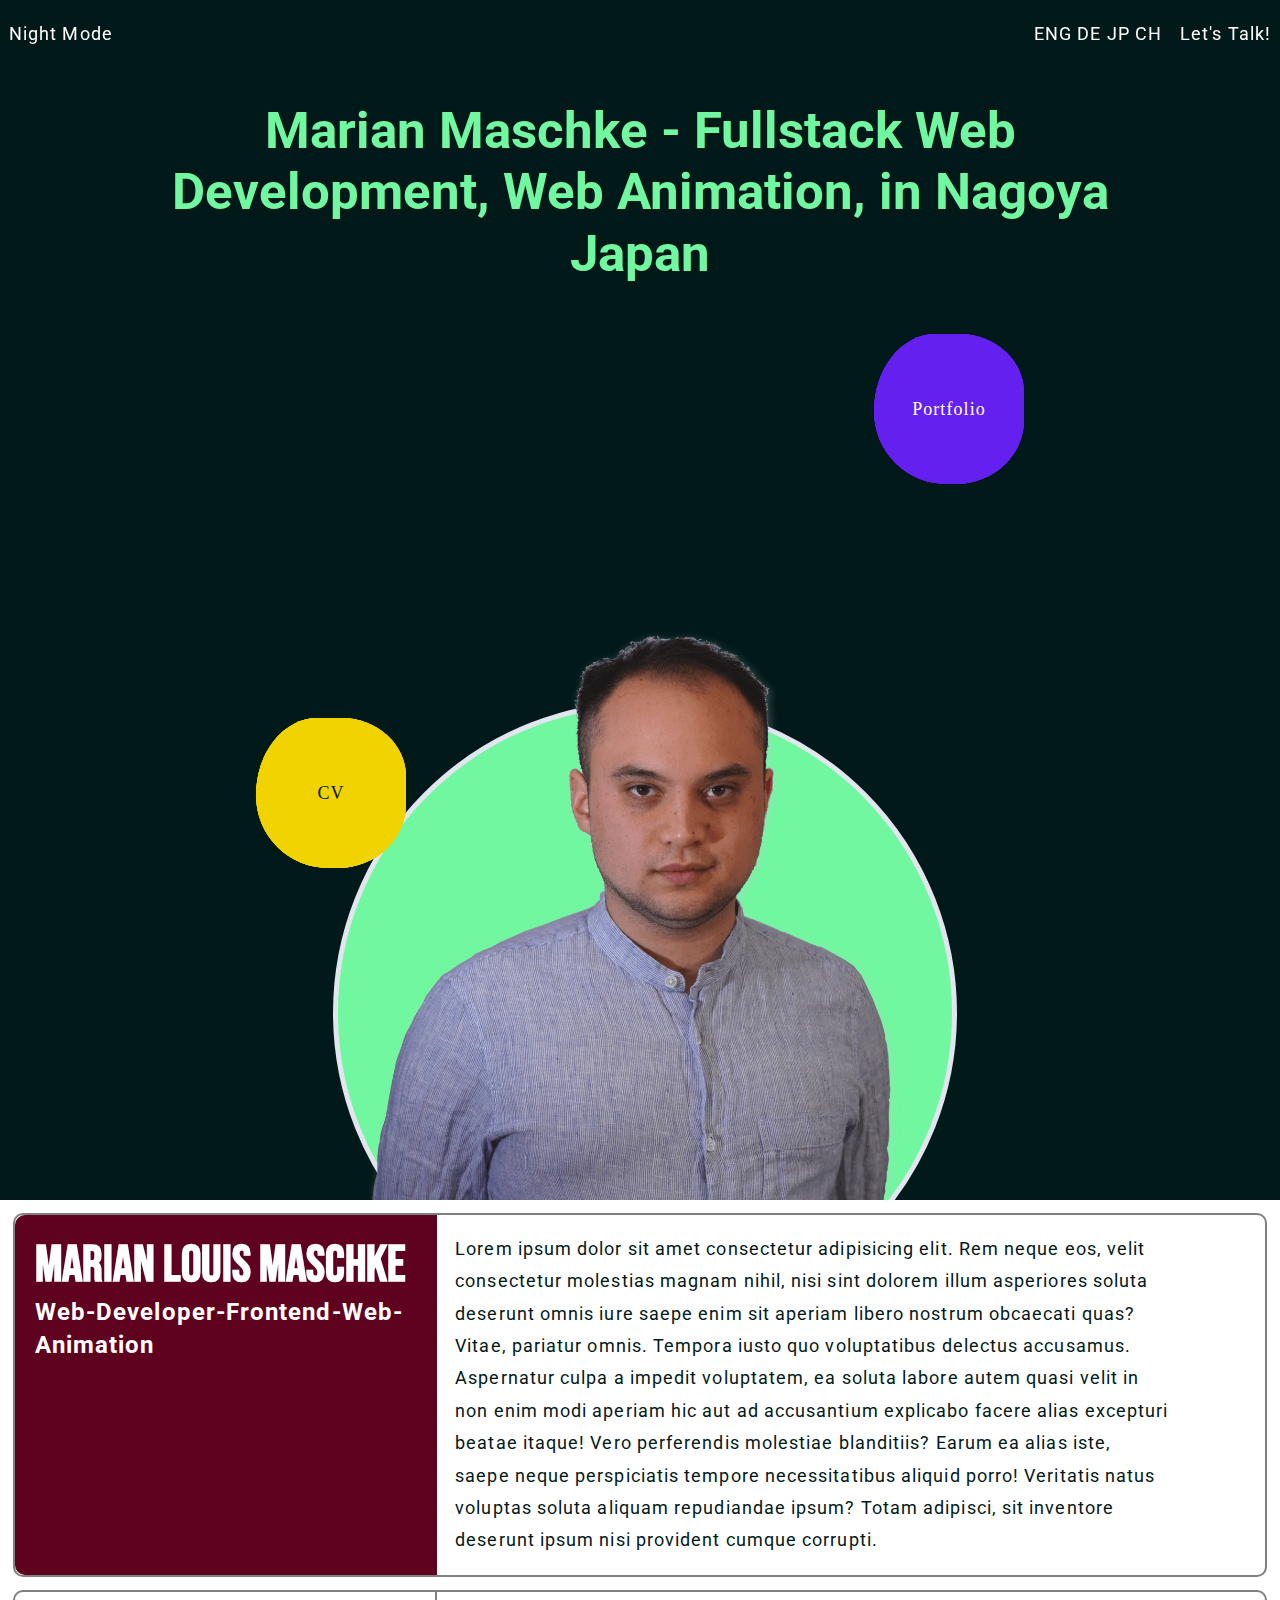
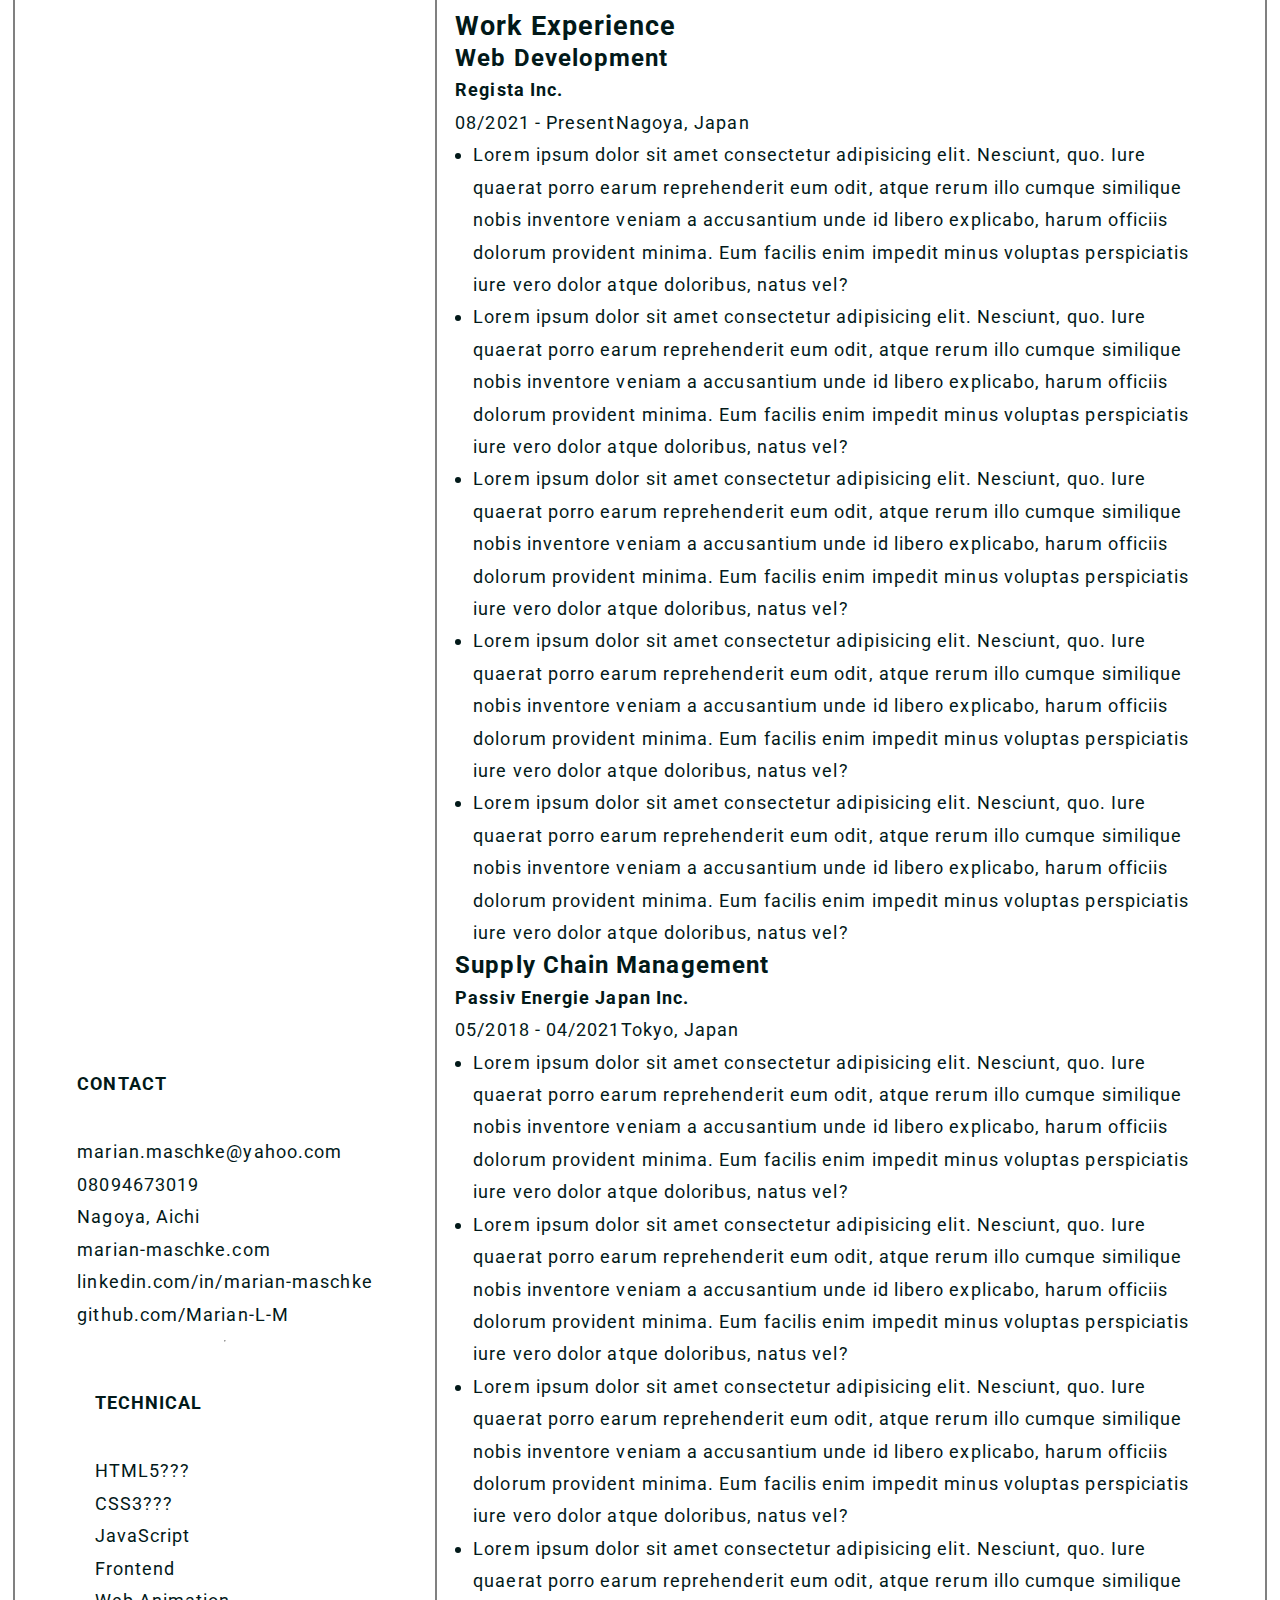
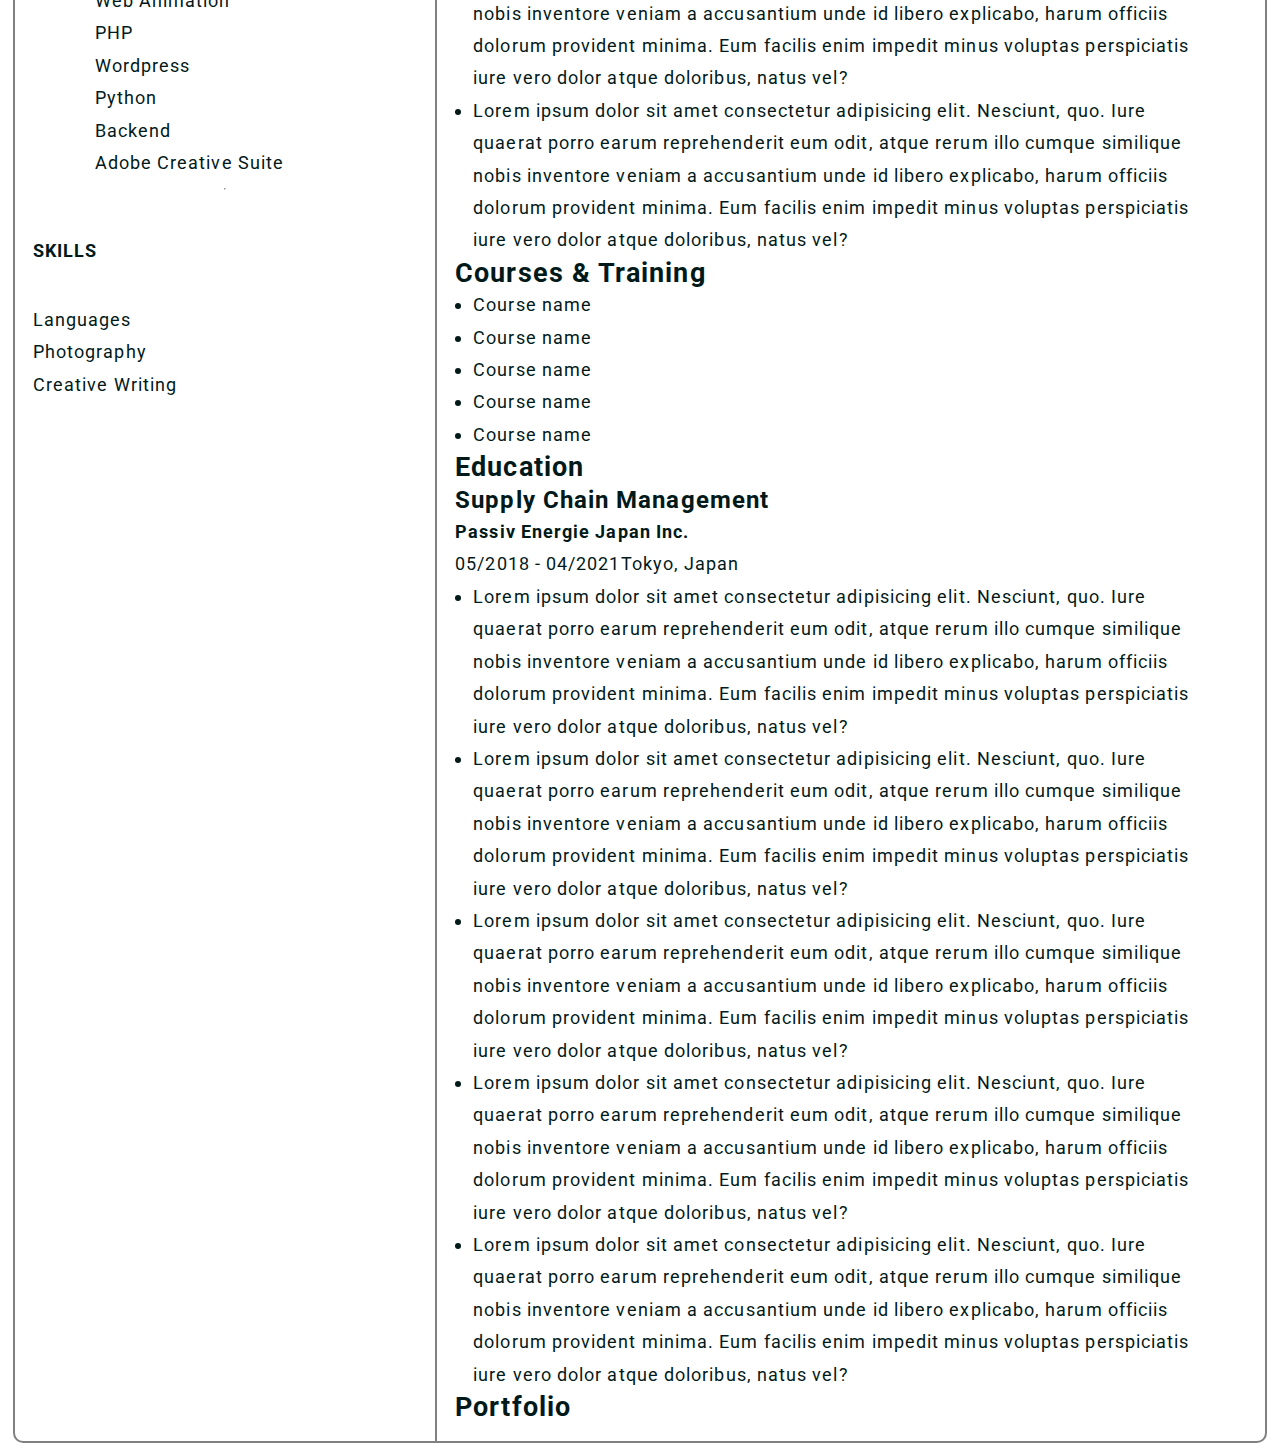
<file: cv/index.html>
<!-- CV page in Neobrutalism style -->
<!DOCTYPE html>
<html lang="en">
<head>
    <meta charset="UTF-8">
    <meta http-equiv="X-UA-Compatible" content="IE=edge">
    <meta name="viewport" content="width=device-width, initial-scale=1.0">
    <title>Marian Maschke</title>
    <link rel="icon" type="image/x-icon" href="./assets/img/favicon.png">
    <link rel="stylesheet" href="./assets/css/main.css">
    <link rel="stylesheet" href="./assets/css/top.css">
</head>
<body>
    <header>
        <div class="night-mode-select header-item h4-like  mr-a">
            <span class="nm-toggle">Night Mode</span>
        </div>
        <div class="lang-select header-item h4-like">
            <a href="/" class="active-lang lang-btn">ENG</a>
            <a href="/DE" class="lang-btn">DE</a>
            <a href="/JP" class="lang-btn">JP</a>
            <a href="/CH" class="lang-btn">CH</a>
        </div>
        <div class="contact-header header-item h4-like">
            <a href="/#contact" class="contact-btn">Let's Talk!</a>
        </div>
        <div class="hamburger">
            <span></span>
            <span></span>
            <span></span>
        </div>
    </header>
    <main class="cv-main">

<!-- FV Start -->
        <div class="landing-container">
            <h1 class="font-roboto">Marian Maschke - Fullstack Web Development, Web Animation, in Nagoya Japan</h1>
            <div class="orbit">
                <a href="/assets/files/cv.pdf" class="landing-btn cv-btn" aria-label="View CV Pdf">
                    <span class="circle-title font-hand">CV</span>
                    <div class="wobble-circle">
                        <div class="circle"></div>
                        <div class="circle"></div>
                        <div class="circle"></div>
                        <div class="circle"></div>
                    </div>
                </a>
                <a href="#portfolio" class="landing-btn portfolio-btn" aria-label="View Portfolio">
                    <span class="circle-title font-hand">Portfolio</span>
                    <div class="wobble-circle">
                        <div class="circle"></div>
                        <div class="circle"></div>
                        <div class="circle"></div>
                        <div class="circle"></div>
                    </div>
                </a>
            </div>
            <div class="landing-grid-inner">
            </div>
            <div class="portrait-container">
                <img src="./assets/img/top/hp-portrait.webp" alt="">
                <div class="portrait-bg"></div>
            </div>
        </div>

<!-- FV End -->
        <div class="cv-head border-container fx-row" id="self-intro">
           <div class="self-intro">
                <h1>Marian Louis Maschke</h1>
                <h3>Web-Developer-Frontend-Web-Animation</h3>
           </div>
           <article class="self-text">
                <p>
                    Lorem ipsum dolor sit amet consectetur adipisicing elit. Rem neque eos, velit consectetur molestias magnam nihil, nisi sint dolorem illum asperiores soluta deserunt omnis iure saepe enim sit aperiam libero nostrum obcaecati quas? Vitae, pariatur omnis. Tempora iusto quo voluptatibus delectus accusamus. Aspernatur culpa a impedit voluptatem, ea soluta labore autem quasi velit in non enim modi aperiam hic aut ad accusantium explicabo facere alias excepturi beatae itaque! Vero perferendis molestiae blanditiis? Earum ea alias iste, saepe neque perspiciatis tempore necessitatibus aliquid porro! Veritatis natus voluptas soluta aliquam repudiandae ipsum? Totam adipisci, sit inventore deserunt ipsum nisi provident cumque corrupti.
                </p>
            </article>
        </div>
        <div class="cv-wrapper border-container">
            <!-- Side Column -->
            <div class="side-col">
                <!-- Info Block -->
                <div class="col-wrapper info-wrapper">
                    <div class="block-headline-container info-headline-container">
                        <h4 class="block-headline skills-headline">CONTACT</h4>
                    </div>
                    <div class="info-item" id="contact-mail">
                        <a href="mailto:marian.maschke@yahoo.com">
                            marian.maschke@yahoo.com
                        </a>
                    </div>
                    <div class="info-item" id="contact-phone">
                        <a href="tel:+08094673019">
                            08094673019
                        </a>
                    </div>
                    <div class="info-item" id="info-address">
                        Nagoya, Aichi
                    </div>
                    <div class="info-item" id="info-website">
                        <a href="https://marian-maschke.com">
                            marian-maschke.com
                        </a>
                    </div>
                    <div class="info-item" id="contact-linkedin">
                        <a href="https://www.linkedin.com/in/marian-maschke/">
                            linkedin.com/in/marian-maschke
                        </a>
                    </div>
                    <div class="info-item" id="contact-github">
                        <a href="https://github.com/Marian-L-M">
                            github.com/Marian-L-M
                        </a>
                    </div>
                </div>
                <hr>
                <!-- Skill Block -->
                <div class="col-wrapper skills-wrapper" id="technical-skills">
                    <div class="block-headline-container skill-headline-container">
                        <h4 class="block-headline skills-headline">TECHNICAL</h4>
                    </div>
                    <div class="skill-item" id="html-skill">
                        <span class="skill-title">HTML5???</span>
                        <div class="skill-progress">
                            <div class="skill-progress-bar spb-50"></div>
                        </div>
                        <ul class="skill-details">
                            <li>
                                HTML5
                            </li>
                            <li>
                                CANVAS
                            </li>
                            <li>
                                 SEO???
                            </li>
                        </ul>
                    </div>
                    <div class="skill-item" id="css-skill">
                        <span class="skill-title">CSS3???</span>
                        <div class="skill-progress">
                            <div class="skill-progress-bar spb-100"></div>
                        </div>
                        <div class="skill-details">
                            CSS3<br>
                            SASS<br>
                        </div>
                    </div>
                    <div class="skill-item" id="js-skill">
                        <span class="skill-title">JavaScript</span>
                        <div class="skill-progress">
                            <div class="skill-progress-bar spb-80"></div>
                        </div>
                        <div class="skill-details">
                            JavaScript<br>
                            Typescript
                        </div>
                    </div>
                    <div class="skill-item" id="frontend-skill">
                        <span class="skill-title">Frontend</span>
                        <div class="skill-progress">
                            <div class="skill-progress-bar spb-50"></div>
                        </div>
                        <div class="skill-details">
                            ReactJS<br>
                            VueJS/VueTS
                        </div>
                    </div>
                    <div class="skill-item" id="animate-skill">
                        <span class="skill-title">Web Animation</span>
                        <div class="skill-progress">
                            <div class="skill-progress-bar spb-50"></div>
                        </div>
                        <div class="skill-details">
                            AnimeJS<br>
                            ThreeJS<br>
                            Blender
                        </div>
                    </div>
                    <div class="skill-item" id="php-skill">
                        <span class="skill-title">PHP</span>
                        <div class="skill-progress">
                            <div class="skill-progress-bar spb-50"></div>
                        </div>
                        <div class="skill-details">
                            Wordpress PHP<br>
                        </div>
                    </div>
                    <div class="skill-item" id="wordpress-skill">
                        <span class="skill-title">Wordpress</span>
                        <div class="skill-progress">
                            <div class="skill-progress-bar spb-50"></div>
                        </div>
                        <div class="skill-details">
                            Custom Theme Development<br>
                            Plugin Development<br>
                            Page Optimization<br>
                        </div>
                    </div>
                    <div class="skill-item" id="python-skill">
                        <span class="skill-title">Python</span>
                        <div class="skill-progress">
                            <div class="skill-progress-bar spb-50"></div>
                        </div>
                        <div class="skill-details">
                            Python<br>
                            Django<br>
                            Web Scraping<br>
                            Scripting<br>
                        </div>
                    </div>
                    <div class="skill-item" id="backend-skill">
                        <span class="skill-title">Backend</span>
                        <div class="skill-progress">
                            <div class="skill-progress-bar spb-50"></div>
                        </div>
                        <div class="skill-details">
                            Django
                        </div>
                    </div>
                    <div class="skill-item" id="adobe-skill">
                        <span class="skill-title">Adobe Creative Suite</span>
                        <div class="skill-progress">
                            <div class="skill-progress-bar spb-50"></div>
                        </div>
                        <div class="skill-details">
                            Photoshop<br>
                            Illustratpr<br>
                            XD
                        </div>
                    </div>
                </div>
                <hr>
                <!-- Other Skill Block -->
                <div class="col-wrapper skills-wrapper" id="skills">
                    <div class="block-headline-container skill-headline-container">
                        <h4 class="block-headline skills-headline">SKILLS</h4>
                    </div>
                    <div class="skill-item" id="language-skill">
                        <span class="skill-title">Languages</span>
                        <div class="skill-progress">
                            <div class="skill-progress-bar spb-50"></div>
                        </div>
                        <div class="skill-details">
                            German - Native<br>
                            English - Full professional proficiency
                            <ul>
                                <li>TOEFEL Score 107</li>
                                <li>Bilingual Education</li>
                            </ul>
                            Japanese  - Professional working proficiency
                            <ul>
                                <li>2019 - JLPT N2</li>
                            </ul>
                            Chinese - Limited working proficiency
                            <ul>
                                <li>2016 - HSK6</li>
                                <li>Extensive language studies in China</li>
                                <li>Qingdao, Xi'An, Nanjing, Changchun </li>
                            </ul>
                        </div>
                    </div>
                    <div class="skill-item" id="language-skill">
                        <span class="skill-title">Photography</span>
                        <div class="skill-progress">
                            <div class="skill-progress-bar spb-50"></div>
                        </div>
                        <div class="skill-details">
                            Sony Alpha<br>
                            <a href="https://photographarian.com">Portfolio</a>
                        </div>
                    </div>
                    <div class="skill-item" id="writing-skill">
                        <span class="skill-title">Creative Writing</span>
                        <div class="skill-progress">
                            <div class="skill-progress-bar spb-50"></div>
                        </div>
                        <div class="skill-details">
                            <a href="https://eternityofmagic.com">Eternity of Magic</a>
                        </div>
                    </div>
                </div>
                <!-- Interest Block -->
            </div>
            <!-- Content Column -->
            <div class="content-col">
                <section class="work-experience" id="work-experience">
                    <h2 class="section-title">Work Experience</h2>
                    <article class="art-item wex-item" id="wex-1">
                        <div class="art-title-group">
                            <h3 class="art-title">Web Development</h3>
                            <h4 class="art-place">Regista Inc.</h4>
                            <div class="wex-date fx-row">
                                <span class="inline-block">08/2021 - Present</span>
                                <span class="inline-block">Nagoya, Japan</span>
                            </div>
                            <ul class="art-list wex-contents">
                                <li>Lorem ipsum dolor sit amet consectetur adipisicing elit. Nesciunt, quo. Iure quaerat porro earum reprehenderit eum odit, atque rerum illo cumque similique nobis inventore veniam a accusantium unde id libero explicabo, harum officiis dolorum provident minima. Eum facilis enim impedit minus voluptas perspiciatis iure vero dolor atque doloribus, natus vel?</li>
                                <li>Lorem ipsum dolor sit amet consectetur adipisicing elit. Nesciunt, quo. Iure quaerat porro earum reprehenderit eum odit, atque rerum illo cumque similique nobis inventore veniam a accusantium unde id libero explicabo, harum officiis dolorum provident minima. Eum facilis enim impedit minus voluptas perspiciatis iure vero dolor atque doloribus, natus vel?</li>
                                <li>Lorem ipsum dolor sit amet consectetur adipisicing elit. Nesciunt, quo. Iure quaerat porro earum reprehenderit eum odit, atque rerum illo cumque similique nobis inventore veniam a accusantium unde id libero explicabo, harum officiis dolorum provident minima. Eum facilis enim impedit minus voluptas perspiciatis iure vero dolor atque doloribus, natus vel?</li>
                                <li>Lorem ipsum dolor sit amet consectetur adipisicing elit. Nesciunt, quo. Iure quaerat porro earum reprehenderit eum odit, atque rerum illo cumque similique nobis inventore veniam a accusantium unde id libero explicabo, harum officiis dolorum provident minima. Eum facilis enim impedit minus voluptas perspiciatis iure vero dolor atque doloribus, natus vel?</li>
                                <li>Lorem ipsum dolor sit amet consectetur adipisicing elit. Nesciunt, quo. Iure quaerat porro earum reprehenderit eum odit, atque rerum illo cumque similique nobis inventore veniam a accusantium unde id libero explicabo, harum officiis dolorum provident minima. Eum facilis enim impedit minus voluptas perspiciatis iure vero dolor atque doloribus, natus vel?</li>
                            </ul>
                        </div>
                    </article>
                    <article class="art-item wex-item" id="wex-2">
                        <div class="art-title-group">
                            <h3 class="art-title">Supply Chain Management</h3>
                            <h4 class="art-place">Passiv Energie Japan Inc.</h4>
                            <div class="art-date fx-row">
                                <span class="inline-block">05/2018 - 04/2021</span>
                                <span class="inline-block">Tokyo, Japan</span>
                            </div>
                            <ul class="art-list wex-contents">
                                <li>Lorem ipsum dolor sit amet consectetur adipisicing elit. Nesciunt, quo. Iure quaerat porro earum reprehenderit eum odit, atque rerum illo cumque similique nobis inventore veniam a accusantium unde id libero explicabo, harum officiis dolorum provident minima. Eum facilis enim impedit minus voluptas perspiciatis iure vero dolor atque doloribus, natus vel?</li>
                                <li>Lorem ipsum dolor sit amet consectetur adipisicing elit. Nesciunt, quo. Iure quaerat porro earum reprehenderit eum odit, atque rerum illo cumque similique nobis inventore veniam a accusantium unde id libero explicabo, harum officiis dolorum provident minima. Eum facilis enim impedit minus voluptas perspiciatis iure vero dolor atque doloribus, natus vel?</li>
                                <li>Lorem ipsum dolor sit amet consectetur adipisicing elit. Nesciunt, quo. Iure quaerat porro earum reprehenderit eum odit, atque rerum illo cumque similique nobis inventore veniam a accusantium unde id libero explicabo, harum officiis dolorum provident minima. Eum facilis enim impedit minus voluptas perspiciatis iure vero dolor atque doloribus, natus vel?</li>
                                <li>Lorem ipsum dolor sit amet consectetur adipisicing elit. Nesciunt, quo. Iure quaerat porro earum reprehenderit eum odit, atque rerum illo cumque similique nobis inventore veniam a accusantium unde id libero explicabo, harum officiis dolorum provident minima. Eum facilis enim impedit minus voluptas perspiciatis iure vero dolor atque doloribus, natus vel?</li>
                                <li>Lorem ipsum dolor sit amet consectetur adipisicing elit. Nesciunt, quo. Iure quaerat porro earum reprehenderit eum odit, atque rerum illo cumque similique nobis inventore veniam a accusantium unde id libero explicabo, harum officiis dolorum provident minima. Eum facilis enim impedit minus voluptas perspiciatis iure vero dolor atque doloribus, natus vel?</li>
                            </ul>
                        </div>
                    </article>
                </section>
                <section class="training" id="training">
                    <h2 class="section-title">Courses & Training</h2>
                    <ul class="training-content">
                        <li>Course name</li>
                        <li>Course name</li>
                        <li>Course name</li>
                        <li>Course name</li>
                        <li>Course name</li>
                    </ul>
                </section>
                <section class="education" id="education">
                    <h2 class="section-title">Education</h2>
                    <article class="art-item edu-item" id="edu-1">
                        <div class="art-title-group">
                            <h3 class="art-title">Supply Chain Management</h3>
                            <h4 class="art-place">Passiv Energie Japan Inc.</h4>
                            <div class="art-date fx-row">
                                <span class="inline-block">05/2018 - 04/2021</span>
                                <span class="inline-block">Tokyo, Japan</span>
                            </div>
                            <ul class="art-list edu-contents">
                                <li>Lorem ipsum dolor sit amet consectetur adipisicing elit. Nesciunt, quo. Iure quaerat porro earum reprehenderit eum odit, atque rerum illo cumque similique nobis inventore veniam a accusantium unde id libero explicabo, harum officiis dolorum provident minima. Eum facilis enim impedit minus voluptas perspiciatis iure vero dolor atque doloribus, natus vel?</li>
                                <li>Lorem ipsum dolor sit amet consectetur adipisicing elit. Nesciunt, quo. Iure quaerat porro earum reprehenderit eum odit, atque rerum illo cumque similique nobis inventore veniam a accusantium unde id libero explicabo, harum officiis dolorum provident minima. Eum facilis enim impedit minus voluptas perspiciatis iure vero dolor atque doloribus, natus vel?</li>
                                <li>Lorem ipsum dolor sit amet consectetur adipisicing elit. Nesciunt, quo. Iure quaerat porro earum reprehenderit eum odit, atque rerum illo cumque similique nobis inventore veniam a accusantium unde id libero explicabo, harum officiis dolorum provident minima. Eum facilis enim impedit minus voluptas perspiciatis iure vero dolor atque doloribus, natus vel?</li>
                                <li>Lorem ipsum dolor sit amet consectetur adipisicing elit. Nesciunt, quo. Iure quaerat porro earum reprehenderit eum odit, atque rerum illo cumque similique nobis inventore veniam a accusantium unde id libero explicabo, harum officiis dolorum provident minima. Eum facilis enim impedit minus voluptas perspiciatis iure vero dolor atque doloribus, natus vel?</li>
                                <li>Lorem ipsum dolor sit amet consectetur adipisicing elit. Nesciunt, quo. Iure quaerat porro earum reprehenderit eum odit, atque rerum illo cumque similique nobis inventore veniam a accusantium unde id libero explicabo, harum officiis dolorum provident minima. Eum facilis enim impedit minus voluptas perspiciatis iure vero dolor atque doloribus, natus vel?</li>
                            </ul>
                        </div>
                    </article>
                </section>
                <section class="portfolio" id="portfolio">
                    <h2 class="section-title">Portfolio</h2>

                </section>
            </div>
        </div>
    </main>
    <footer>
        <div class="contact-form"></div>
    </footer>
</body>
</html>
</file>
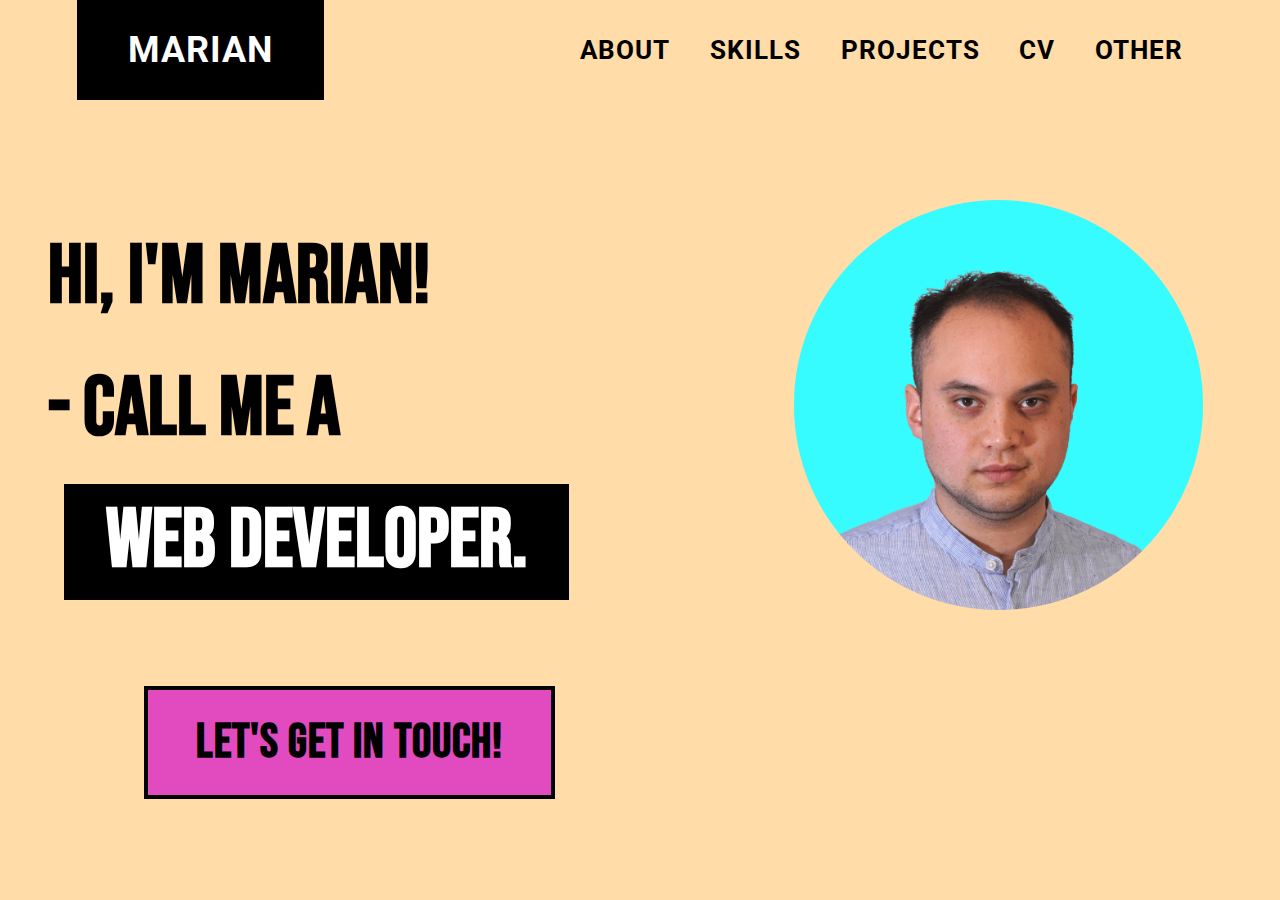
<file: fancy/index.html>
<!-- CV page in Neobrutalism style -->
<!DOCTYPE html>
<html lang="en">
<head>
    <meta charset="UTF-8">
    <meta http-equiv="X-UA-Compatible" content="IE=edge">
    <meta name="viewport" content="width=device-width, initial-scale=1.0">
    <title>Fancy</title>
    <link rel="icon" type="image/x-icon" href="./assets/img/favicon.png">
    <link rel="stylesheet" href="./assets/css/main.css">
    <link rel="stylesheet" href="./assets/css/top.css">
</head>
<body>
    <header>
        <div class="logo-container">
            <a  href="/" class="p-36">
                Marian
            </a>
        </div>
        <ul class="card-container p-26">
            <li><a href="/fancy/about">About</a></li>
            <li><a href="/fancy/skills">Skills</a></li>
            <li><a href="/fancy/projects">Projects</a></li>
            <li><a href="/fancy/cv">CV</a></li>
            <li><a href="/fancy/other">other</a></li>
        </ul>
        <div class="hamburger">
            <span></span>
            <span></span>
            <span></span>
        </div>
    </header>
    <main class="top-main">
        <section class="top-landing" id="landing">
            <div class="slide-up-container">
                <div class="slider-wrapper">
                    <h1>
                        Hi, I'm Marian! <br>
                        - Call me a 
                        <span class="slider">
                            <div class="slider-text slider-text1">Web Developer.</div>
                            <div class="slider-text slider-text2">Web Designer.</div>
                            <div class="slider-text slider-text3">Writer.</div>
                            <div class="slider-text slider-text4">Photographer.</div>
                            <div class="slider-text slider-text5">Translator.</div>
                            <div class="slider-text slider-text6">Daydreamer.</div>
                            <div class="slider-text slider-text7">Dork. </div>
                        <span/>    
                    </h1>
                </div>
            </div> 
            <div class="profile-container">
                <img 
                    src="./assets/img/top/cutout-square-min.png" 
                    alt="Marian Avatar" 
                    aria-label="Marian Maschke Profile Picture" 
                    class="cutout-profile"
                    >
            </div>
        </section>
        <div class="cta-block plr-6">
            <a class="cta-text title-cta">Let's get in touch!<a/>
        </div>
    </main>
</body>
</html>
</file>
<file: cv/assets/css/main.css>
@import url("https://fonts.googleapis.com/css2?family=Bebas+Neue&family=Roboto:wght@300;400;500;700;900&family=Permanent+Marker&display=swap");
.font-bbn {
  font-family: "Bebas Neue", cursive;
}

.font-roboto {
  font-family: "Roboto", sans-serif;
}

.font-hand {
  font-family: "Permanent Marker", cursive;
}

h1,
.h1-like {
  font-size: clamp(36px, 4vw, 63px);
  letter-spacing: 0;
  line-height: 120%;
  font-family: "Bebas Neue", cursive;
}

h3,
.h3-like {
  font-size: clamp(18px, 2vw, 24px);
}

.p-36 {
  font-weight: 700;
  font-size: clamp(24px, 3vw, 36px);
}

.p-26 {
  font-size: clamp(18px, 2vw, 26px);
}

.plr-6 {
  width: 100%;
  box-sizing: border-box;
  padding-left: 6%;
  padding-right: 6%;
}

.mr-a {
  margin-right: auto;
}

.ml-a {
  margin-left: auto;
}

.mt-a {
  margin-top: auto;
}

.mb-a {
  margin-bottom: auto;
}

.mxy-a {
  margin: auto;
}

.mx-a {
  margin-left: auto;
  margin-right: auto;
}

.my-a {
  margin-top: auto;
  margin-bottom: auto;
}

h1, h2, h3, h4, h5, a, p, ul, ol, li {
  margin: 0;
  padding: 0;
}

a {
  text-decoration: none;
  cursor: pointer;
}

a {
  text-decoration: none;
}

p {
  margin: 0;
}

ul li {
  margin: 0 0 0 1em;
}

img {
  height: auto;
  max-width: 100%;
}

html {
  scroll-behavior: smooth;
}

body {
  width: 100%;
  margin: 0;
  letter-spacing: 0.06em;
  line-height: 180%;
}

main {
  width: 100%;
  margin: 0 auto;
}

section {
  width: 100%;
  max-width: 1920px;
  margin: 0 auto;
}

.fx-row {
  display: flex;
  flex-direction: row;
}

.fx-col {
  display: flex;
  flex-direction: column;
}

.fx-row-rev {
  display: flex;
  flex-direction: row-reverse;
}

.fx-col-rev {
  display: flex;
  flex-direction: column-reverse;
}

html {
  scroll-behavior: smooth;
  font-size: clamp(14px, 2vw, 18px);
}

body {
  background-color: #ffffff;
  color: #021919;
  font-family: "Roboto", sans-serif;
}

a {
  opacity: 1;
  transition: opacity 0.3s ease-in-out;
  color: #021919;
}
a:hover {
  opacity: 0.6;
}

section {
  width: 100%;
  max-width: 1920px;
  margin: 0 auto;
}

header {
  width: 100%;
  position: absolute;
  display: flex;
  align-items: center;
  justify-content: flex-end;
  padding: 1rem 0;
  z-index: 400;
}
header > * {
  color: #ffffff;
}
header > * a {
  color: #ffffff;
  mix-blend-mode: difference;
}

.header-item {
  margin: auto 0.5em;
}

/*# sourceMappingURL=main.css.map */
</file>
<file: cv/assets/css/top.css>
@import url("https://fonts.googleapis.com/css2?family=Bebas+Neue&family=Roboto:wght@300;400;500;700;900&family=Permanent+Marker&display=swap");
.font-bbn {
  font-family: "Bebas Neue", cursive;
}

.font-roboto {
  font-family: "Roboto", sans-serif;
}

.font-hand {
  font-family: "Permanent Marker", cursive;
}

h1,
.h1-like {
  font-size: clamp(36px, 4vw, 63px);
  letter-spacing: 0;
  line-height: 120%;
  font-family: "Bebas Neue", cursive;
}

h3,
.h3-like {
  font-size: clamp(18px, 2vw, 24px);
}

.p-36 {
  font-weight: 700;
  font-size: clamp(24px, 3vw, 36px);
}

.p-26 {
  font-size: clamp(18px, 2vw, 26px);
}

.plr-6 {
  width: 100%;
  box-sizing: border-box;
  padding-left: 6%;
  padding-right: 6%;
}

.mr-a {
  margin-right: auto;
}

.ml-a {
  margin-left: auto;
}

.mt-a {
  margin-top: auto;
}

.mb-a {
  margin-bottom: auto;
}

.mxy-a {
  margin: auto;
}

.mx-a {
  margin-left: auto;
  margin-right: auto;
}

.my-a {
  margin-top: auto;
  margin-bottom: auto;
}

h1, h2, h3, h4, h5, a, p, ul, ol, li {
  margin: 0;
  padding: 0;
}

a {
  text-decoration: none;
  cursor: pointer;
}

.border-container {
  width: 98%;
  margin: 1vw auto;
  box-sizing: border-box;
  border: clamp(1px, 0.5vw, 2px) solid #808080;
  border-radius: clamp(5px, 1vw, 10px);
}

.cv-wrapper {
  display: flex;
}

.skill-item .skill-details {
  visibility: collapse;
  height: 0;
  transition: height 1s ease-in-out;
}
.skill-item:hover .skill-details {
  visibility: visible;
  height: unset;
}

.landing-container {
  display: grid;
  position: relative;
  margin: 0 auto;
  width: 100%;
  min-height: 100vh;
  height: 1200px;
  grid-template-columns: clamp(15px, 8vw, 100px) 1fr clamp(40px, 16vw, 280px) clamp(40px, 16vw, 280px) clamp(40px, 16vw, 280px) 1fr clamp(15px, 8vw, 100px);
  grid-template-rows: 1fr 1fr 0.5fr 0.5fr 0.5fr 32px;
  overflow: hidden;
}
.landing-container h1 {
  margin: clamp(60px, 10vw, 100px) auto 0 auto;
  position: relative;
  z-index: 10;
  width: 90%;
  grid-column: 2/7;
  grid-row: 1/2;
  text-align: center;
  color: #71f79f;
  pointer-events: none;
}
.landing-container .landing-grid-inner {
  display: flex;
  flex-direction: column;
  position: relative;
  justify-content: space-evenly;
  grid-column: 1/8;
  grid-row: 1/7;
  width: 100%;
  height: 100%;
  z-index: 0;
  background-color: #021919;
}
.landing-container .portrait-container {
  display: flex;
  position: relative;
  grid-column: 3/6;
  grid-row: 3/7;
  height: 100%;
  width: 100%;
  z-index: 10;
  flex-direction: column;
  justify-content: flex-end;
  align-items: center;
}
.landing-container .portrait-container img {
  position: relative;
  width: 92%;
  z-index: 1;
  margin: auto auto 0 auto;
  filter: drop-shadow(2px 2px 4px rgba(199, 204, 219, 0.3));
}
.landing-container .portrait-container .portrait-bg {
  display: block;
  position: absolute;
  left: 0;
  bottom: 0;
  width: 100%;
  aspect-ratio: 1/1;
  z-index: 0;
  background-color: #71f79f;
  transform: translateY(20%);
  border-radius: 50%;
  border: 5px solid #E1E5EE;
}
.landing-container .orbit {
  grid-column: 2/7;
  grid-row: 2/7;
  display: block;
  width: 60vmax;
  height: 60vmax;
  position: relative;
  border-radius: 50%;
  z-index: 300;
  animation: orbit 3s linear 1;
  margin: 0 auto;
}
.landing-container .orbit .landing-btn {
  animation: counter-orbit 3s linear 1;
}
.landing-container .orbit .cv-btn {
  top: 50%;
  left: 0;
}
.landing-container .orbit .cv-btn .circle {
  background: #F1D302;
}
.landing-container .orbit .portfolio-btn {
  top: 0;
  right: 0;
  color: #ffffff;
}
.landing-container .landing-btn {
  position: absolute;
  display: flex;
  align-items: center;
  justify-content: center;
  margin: 0 auto;
  z-index: 10;
  border-radius: 50%;
}
.landing-container .landing-btn .circle-title {
  position: absolute;
  z-index: 1;
}
.landing-container .landing-btn .wobble-circle {
  position: relative;
  height: clamp(100px, 15vw, 150px);
  width: clamp(100px, 15vw, 150px);
  margin: 0 auto;
  z-index: 0;
}
.landing-container .landing-btn .circle {
  box-sizing: border-box;
  position: absolute;
  width: 100%;
  height: 100%;
  border-radius: 131% 138% 145% 154%/165% 125% 137% 155%;
  background: #6320ee;
}
.landing-container .landing-btn .circle:nth-child(1) {
  transform-origin: 49.5% 50%;
  animation: spin1 5s linear infinite;
}
.landing-container .landing-btn .circle:nth-child(2) {
  transform-origin: 50% 50.5%;
  animation: spin2 5s linear infinite;
}
.landing-container .landing-btn .circle:nth-child(3) {
  transform-origin: 50.5% 51%;
  animation: spin3 5s linear infinite;
}
.landing-container .landing-btn:hover {
  opacity: 0.85;
}

.self-intro {
  box-sizing: border-box;
  width: 700px;
  max-width: 33vw;
  margin: 0;
  padding: clamp(10px, 2vw, 20px);
  background-color: #5F021F;
  border-top-left-radius: inherit;
  border-bottom-left-radius: inherit;
  color: #ffffff;
}

.self-text {
  box-sizing: border-box;
  width: max-content;
  max-width: calc(100% - 500px);
  padding: 1em;
}

.side-col,
.content-col {
  padding: 1rem;
}

.side-col {
  display: flex;
  flex-direction: column;
  align-items: center;
  justify-content: center;
  box-sizing: border-box;
  width: 700px;
  max-width: 33vw;
  border-right: clamp(1px, 0.5vw, 2px) solid #808080;
}
.side-col h4 {
  margin: 2rem auto;
}

.content-col {
  width: max-content;
  max-width: calc(100% - 500px);
}

@keyframes spin2 {
  0% {
    transform: rotate(-144deg);
  }
  100% {
    transform: rotate(216deg);
  }
}
@keyframes spin3 {
  0% {
    transform: rotate(216deg);
  }
  100% {
    transform: rotate(-144deg);
  }
}
@keyframes orbit {
  50% {
    transform: rotate(180deg);
  }
  100% {
    transform: rotate(360deg);
  }
}
@keyframes counter-orbit {
  50% {
    transform: rotate(-180deg);
  }
  100% {
    transform: rotate(-360deg);
  }
}

/*# sourceMappingURL=top.css.map */
</file>
<file: fancy/assets/css/main.css>
@import url("https://fonts.googleapis.com/css2?family=Bebas+Neue&family=Roboto:wght@300;400;500;700;900&display=swap");
.font-bbn {
  font-family: "Bebas Neue", cursive;
}

.font-roboto {
  font-family: "Roboto", sans-serif;
}

h1 {
  font-size: 42px;
  letter-spacing: 0;
  line-height: 120%;
  font-family: "Bebas Neue", cursive;
}

.p-36 {
  font-weight: 700;
  font-size: 24px;
}

.p-26 {
  font-size: 18px;
}

@media screen and (min-width: 500px) {
  h1 {
    font-size: 54px;
  }

  .p-36 {
    font-size: 28px;
  }

  .p-26 {
    font-size: 20px;
  }
}
@media screen and (min-width: 800px) {
  h1 {
    font-size: 62px;
  }

  .p-36 {
    font-size: 32px;
  }

  .p-26 {
    font-size: 24px;
  }
}
@media screen and (min-width: 1200px) {
  h1 {
    font-size: 83px;
  }

  .p-36 {
    font-size: 36px;
  }

  .p-26 {
    font-size: 26px;
  }
}
.plr-6 {
  width: 100%;
  box-sizing: border-box;
  padding-left: 6%;
  padding-right: 6%;
}

h1, h2, h3, h4, h5, a, p, ul, ol, li {
  margin: 0;
  padding: 0;
}

a {
  text-decoration: none;
  cursor: pointer;
}

a {
  text-decoration: none;
}

p {
  margin: 0;
}

ul {
  margin: 0;
  padding: 0;
}

img {
  height: auto;
  width: 100%;
  max-width: 100%;
}

html {
  scroll-behavior: smooth;
}

body {
  width: 100%;
  margin: 0;
  letter-spacing: 0.06em;
  line-height: 180%;
}

main {
  width: 100%;
  margin: 0 auto;
}

section {
  width: 100%;
  max-width: 1920px;
  margin: 0 auto;
}

.fx-row {
  display: flex;
  flex-direction: row;
}

.fx-col {
  display: flex;
  flex-direction: column;
}

.fx-row-rev {
  display: flex;
  flex-direction: row-reverse;
}

.fx-col-rev {
  display: flex;
  flex-direction: column-reverse;
}

html {
  scroll-behavior: smooth;
}

body {
  background-color: #FFDCA8;
  color: #000000;
  font-family: "Roboto", sans-serif;
}

a {
  opacity: 1;
  transition: opacity 0.3s ease-in-out;
  color: #000000;
}
a:hover {
  opacity: 0.6;
}

section {
  width: 100%;
  max-width: 1920px;
  margin: 0 auto;
}

header {
  width: 100%;
  height: 100px;
  display: flex;
  flex-direction: row;
  align-items: center;
  justify-content: space-between;
}
header .logo-container {
  height: 100%;
  margin: 0 0 0 6%;
  padding: 0 clamp(20px, 4vw, 60px);
  display: flex;
  align-items: center;
  justify-content: center;
  background-color: #000000;
  text-decoration: underline;
  text-transform: uppercase;
}
header .logo-container a {
  color: #ffffff;
  line-height: 100%;
}
header .card-container {
  display: none;
}
@media screen and (min-width: 1000px) {
  header .card-container {
    display: block;
    height: 100%;
    margin: 0 6% 0 0;
    display: flex;
    flex-direction: row;
    align-items: center;
    list-style-type: none;
  }
  header .card-container li {
    margin: 0 clamp(10px, 1.5em, 20px);
    font-weight: 700;
    text-transform: uppercase;
  }
  header .hamburger {
    display: none;
  }
}

/*# sourceMappingURL=main.css.map */
</file>
<file: fancy/assets/css/top.css>
@import url("https://fonts.googleapis.com/css2?family=Bebas+Neue&family=Roboto:wght@300;400;500;700;900&display=swap");
.font-bbn {
  font-family: "Bebas Neue", cursive;
}

.font-roboto {
  font-family: "Roboto", sans-serif;
}

h1 {
  font-size: 42px;
  letter-spacing: 0;
  line-height: 120%;
  font-family: "Bebas Neue", cursive;
}

.p-36 {
  font-weight: 700;
  font-size: 24px;
}

.p-26 {
  font-size: 18px;
}

@media screen and (min-width: 500px) {
  h1 {
    font-size: 54px;
  }

  .p-36 {
    font-size: 28px;
  }

  .p-26 {
    font-size: 20px;
  }
}
@media screen and (min-width: 800px) {
  h1 {
    font-size: 62px;
  }

  .p-36 {
    font-size: 32px;
  }

  .p-26 {
    font-size: 24px;
  }
}
@media screen and (min-width: 1200px) {
  h1 {
    font-size: 83px;
  }

  .p-36 {
    font-size: 36px;
  }

  .p-26 {
    font-size: 26px;
  }
}
.plr-6 {
  width: 100%;
  box-sizing: border-box;
  padding-left: 6%;
  padding-right: 6%;
}

h1, h2, h3, h4, h5, a, p, ul, ol, li {
  margin: 0;
  padding: 0;
}

a {
  text-decoration: none;
  cursor: pointer;
}

.cta-text {
  font-family: "Bebas Neue", cursive;
  font-size: clamp(24px, 4vw, 48px);
  font-weight: bolder;
}

.top-landing {
  display: flex;
  flex-direction: row;
  align-items: center;
  margin: clamp(40px, 10vw, 100px) auto;
}
.top-landing h1 {
  margin: 0 0 0 6%;
  max-width: 70%;
}
.top-landing .slide-up-container {
  width: 100%;
  display: flex;
  align-items: center;
  justify-content: center;
}
.top-landing .slide-up-container .slider-wrapper {
  width: 100%;
}
.top-landing .slide-up-container .slider-wrapper h1 {
  line-height: 160%;
}
.top-landing .slide-up-container .slider-wrapper .slider {
  display: inline-block;
  height: 1.2em;
  margin: 0 0 -0.4em 0.2em;
  overflow-y: hidden;
  background-color: #000000;
  color: #ffffff;
  text-align: center;
  padding: 0.1em 0.5em;
}
.top-landing .slide-up-container .slider-wrapper .slider .slider-text {
  animation: text-slide 16s infinite 2s;
  line-height: 120%;
}
.top-landing .profile-container {
  width: clamp(200px, 32vw, 600px);
  min-width: clamp(200px, 32vw, 600px);
  margin: 0 6% 0 0;
}
.top-landing .profile-container img {
  border-radius: 50%;
}

.title-cta {
  margin: auto 0 auto 6%;
  padding: 0.5em 1em;
  background-color: #E24BC0;
  border: 0.1em solid #000000;
  line-height: 100%;
}

@keyframes text-slide {
  0% {
    transform: translateY(0em);
    opacity: 1;
    filter: blur(0px);
  }
  12% {
    transform: translateY(0em);
  }
  16% {
    transform: translateY(-1.2em);
  }
  26% {
    transform: translateY(-1.2em);
  }
  30% {
    transform: translateY(-2.4em);
  }
  40% {
    transform: translateY(-2.4em);
  }
  44% {
    transform: translateY(-3.6em);
  }
  54% {
    transform: translateY(-3.6em);
  }
  58% {
    transform: translateY(-4.8em);
  }
  68% {
    transform: translateY(-4.8em);
  }
  72% {
    transform: translateY(-6em);
  }
  82% {
    transform: translateY(-6em);
  }
  86% {
    transform: translateY(-7.2em);
  }
  96% {
    transform: translateY(-7.2em);
    opacity: 1;
    filter: blur(0px);
  }
  100% {
    transform: translateY(0em);
    opacity: 0.2;
    filter: blur(2px);
  }
}

/*# sourceMappingURL=top.css.map */
</file>
